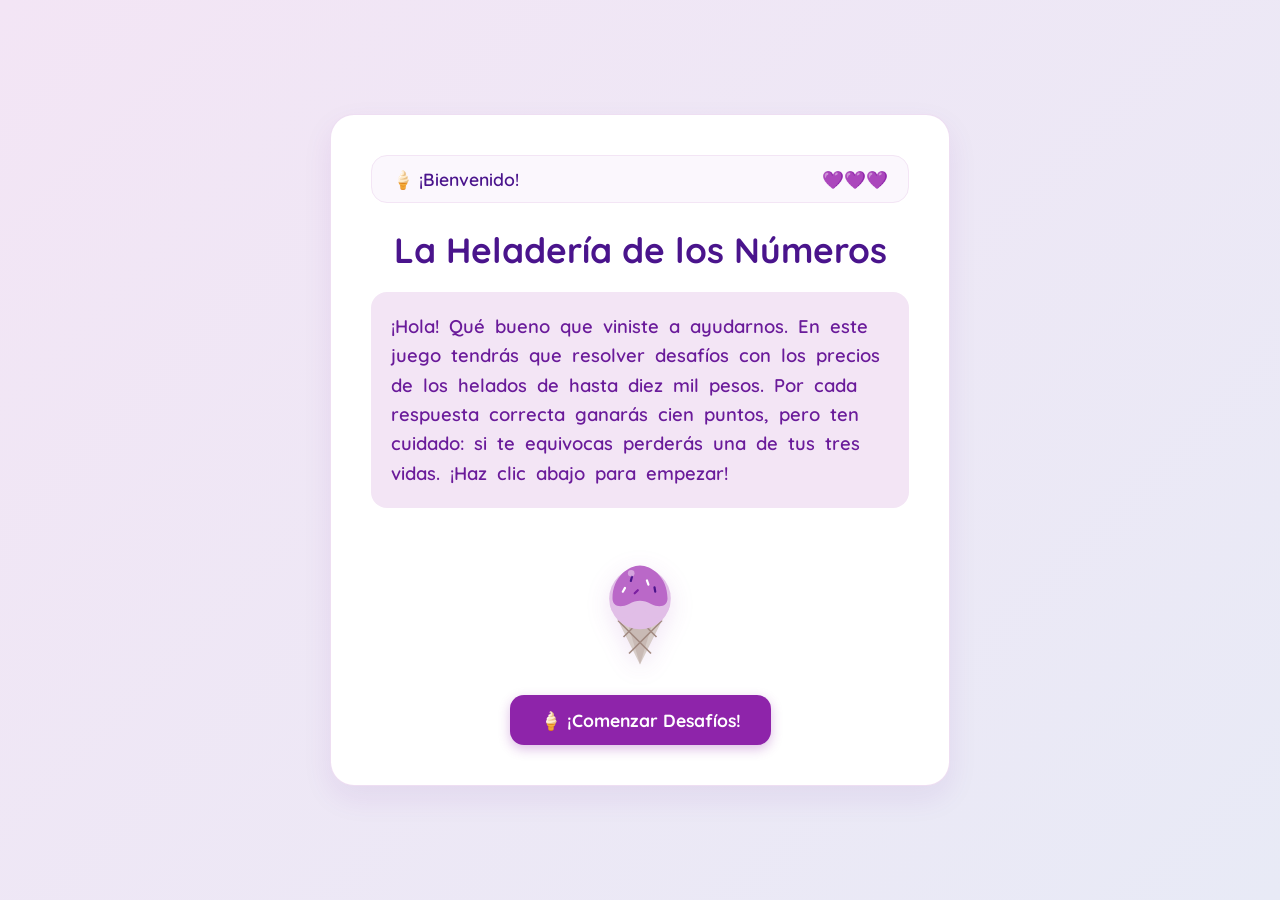
<file: basico4.html>
<!DOCTYPE html>
<html lang="es">
<head>
    <meta charset="UTF-8">
    <title>Heladería Matemática - Inicio</title>
    <link rel="stylesheet" href="css/estilo_basico4.css">
</head>
<body>
    <div class="tarjeta-juego">
        <div class="barra-estado">
            <span>🍦 ¡Bienvenido!</span>
            <span id="vidas-box">💜💜💜</span>
        </div>

        <h1>La Heladería de los Números</h1>
        
        <div class="caja-instruccion" id="texto-instruccion" data-texto="¡Hola! Qué bueno que viniste a ayudarnos. En este juego tendrás que resolver desafíos con los precios de los helados de hasta diez mil pesos. Por cada respuesta correcta ganarás cien puntos, pero ten cuidado: si te equivocas perderás una de tus tres vidas. ¡Haz clic abajo para empezar!">
            Cargando explicaciones...
        </div>

        <div class="contenedor-imagen">
            <svg class="ilustracion" viewBox="0 0 100 120" xmlns="http://www.w3.org/2000/svg">
                <polygon points="50,115 25,65 75,65" fill="#d7ccc8" />
                <polygon points="50,115 35,65 65,65" fill="#bcaaa4" opacity="0.5" />
                <line x1="30" y1="75" x2="60" y2="105" stroke="#a1887f" stroke-width="1.5" />
                <line x1="40" y1="65" x2="65" y2="90" stroke="#a1887f" stroke-width="1.5" />
                <line x1="70" y1="75" x2="40" y2="105" stroke="#a1887f" stroke-width="1.5" />
                <line x1="60" y1="65" x2="35" y2="90" stroke="#a1887f" stroke-width="1.5" />
                
                <circle cx="50" cy="55" r="28" fill="#e1bee7" />
                <circle cx="35" cy="60" r="12" fill="#e1bee7" />
                <circle cx="65" cy="60" r="12" fill="#e1bee7" />
                
                <path d="M25,55 C25,35 40,25 50,25 C60,25 75,35 75,55 C75,62 68,64 60,60 C53,56 47,56 40,60 C32,64 25,62 25,55 Z" fill="#ba68c8" />
                
                <rect x="42" y="34" width="2" height="6" rx="1" transform="rotate(15 42 34)" fill="#4a148c" />
                <rect x="55" y="38" width="2" height="6" rx="1" transform="rotate(-20 55 38)" fill="#ffffff" />
                <rect x="48" y="46" width="2" height="6" rx="1" transform="rotate(45 48 46)" fill="#7b1fa2" />
                <rect x="62" y="44" width="2" height="6" rx="1" transform="rotate(-10 62 44)" fill="#4a148c" />
                <rect x="36" y="44" width="2" height="6" rx="1" transform="rotate(30 36 44)" fill="#ffffff" />
                
                <circle cx="42" cy="32" r="3" fill="#ffffff" opacity="0.4" />
            </svg>
        </div>

        <button class="btn-accion btn-principal" onclick="irAlPrimerJuego()">🍦 ¡Comenzar Desafíos!</button>
    </div>

    <script src="js/script_basico4.js"></script>
    <script>
        window.onload = function() {
            localStorage.setItem("puntaje_heladeria", "0");
            localStorage.setItem("vidas_heladeria", "3");
            ejecutarLecturaVoz();
        };
        function irAlPrimerJuego() {
            if ('speechSynthesis' in window) window.speechSynthesis.cancel();
            window.location.href = "juego6.html";
        }
    </script>
</body>
</html>
</file>
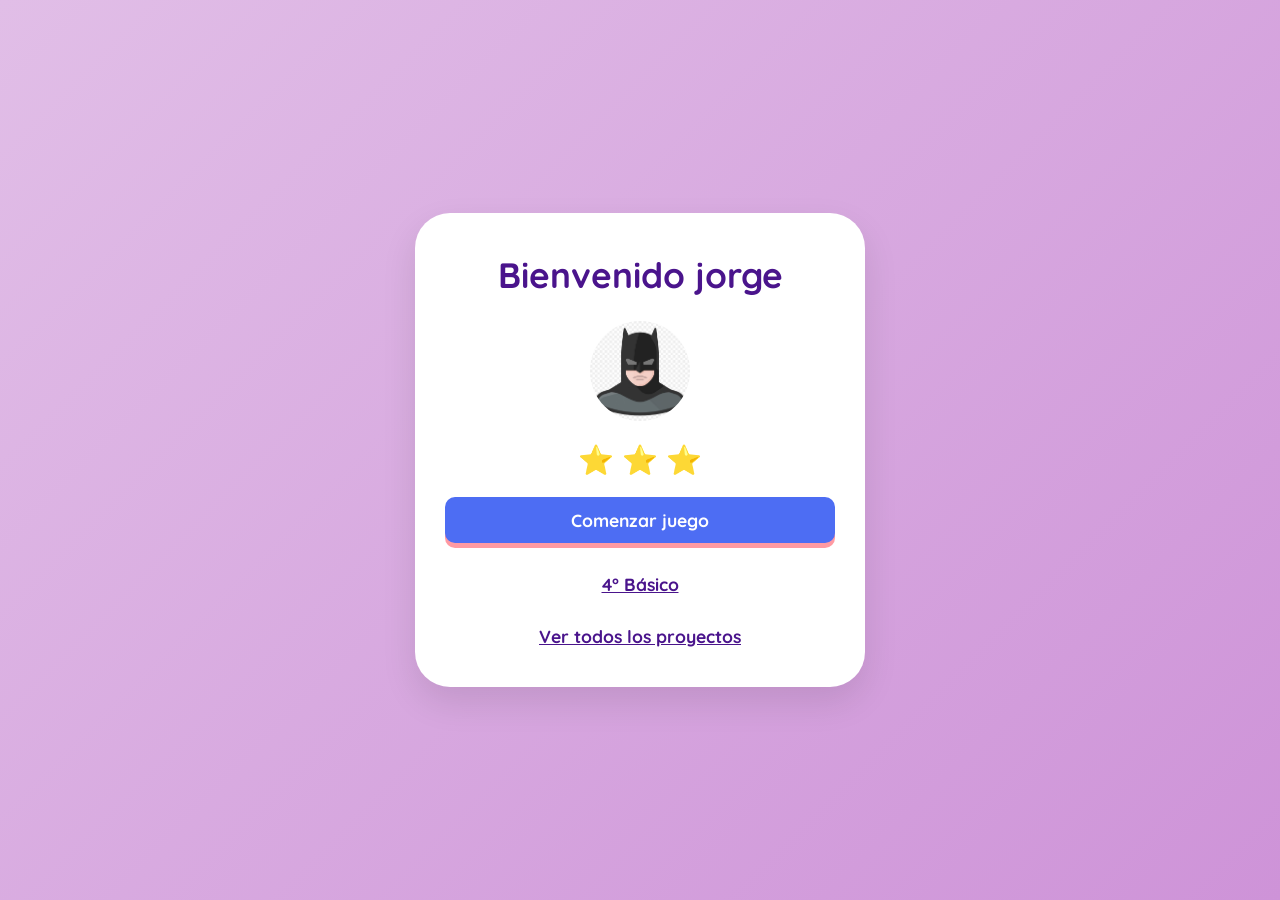
<file: bienvenida.html>
<!DOCTYPE html>
<html lang="es">
<head>
    <meta charset="UTF-8">
    <meta name="viewport" content="width=device-width, initial-scale=1.0">
    <title>Bienvenida - Educa JR</title>
    <link rel="stylesheet" href="css/estilo_bienvenida.css">
    <style>
        .enlace-cuarto {
            display: block;
            margin-top: 15px;
            color: #4a148c;
            font-weight: bold;
            text-decoration: underline;
            font-size: 1.1rem;
            font-family: 'Quicksand', sans-serif;
        }
        .enlace-cuarto:hover {
            color: #7b1fa2;
        }
    </style>
</head>
<body>

    <div class="contenedor-bienvenida">
        <h1 id="saludo-usuario">Bienvenido</h1>
        
        <div class="avatar-perfil-zona">
            <img id="avatar-pantalla" src="" alt="Tu Avatar" style="width: 100px; height: 100px; border-radius: 50%; object-fit: cover;">
        </div>

        <div style="font-size: 1.8rem; margin: 10px 0; color: #f1c40f;">⭐ ⭐ ⭐</div>

        <div class="contenedor-botones-inicio" style="margin-top: 20px;">
            <button class="btn-juego-original" onclick="window.location.href='basico4.html'" style="background: #4d6df3; color: white; border: none; padding: 12px 30px; font-size: 1.1rem; border-radius: 10px; cursor: pointer; font-weight: bold; font-family: 'Quicksand', sans-serif;">
                Comenzar juego
            </button>
            
            <a href="basico4.html" class="enlace-cuarto">4° Básico</a>
            <a href="todos.html" class="enlace-cuarto">Ver todos los proyectos</a>
        </div>
    </div>

    <script>
        window.onload = function() {
            const nombreGuardado = localStorage.getItem("usuario") || "jorge";
            let fotoGuardada = localStorage.getItem("foto") || "avatar1.jpg";

            document.getElementById("saludo-usuario").innerText = `Bienvenido ${nombreGuardado}`;

            if (!fotoGuardada.startsWith("img/")) {
                fotoGuardada = "img/" + fotoGuardada;
            }
            document.getElementById("avatar-pantalla").src = fotoGuardada;
        };
    </script>
</body>
</html>
</file>
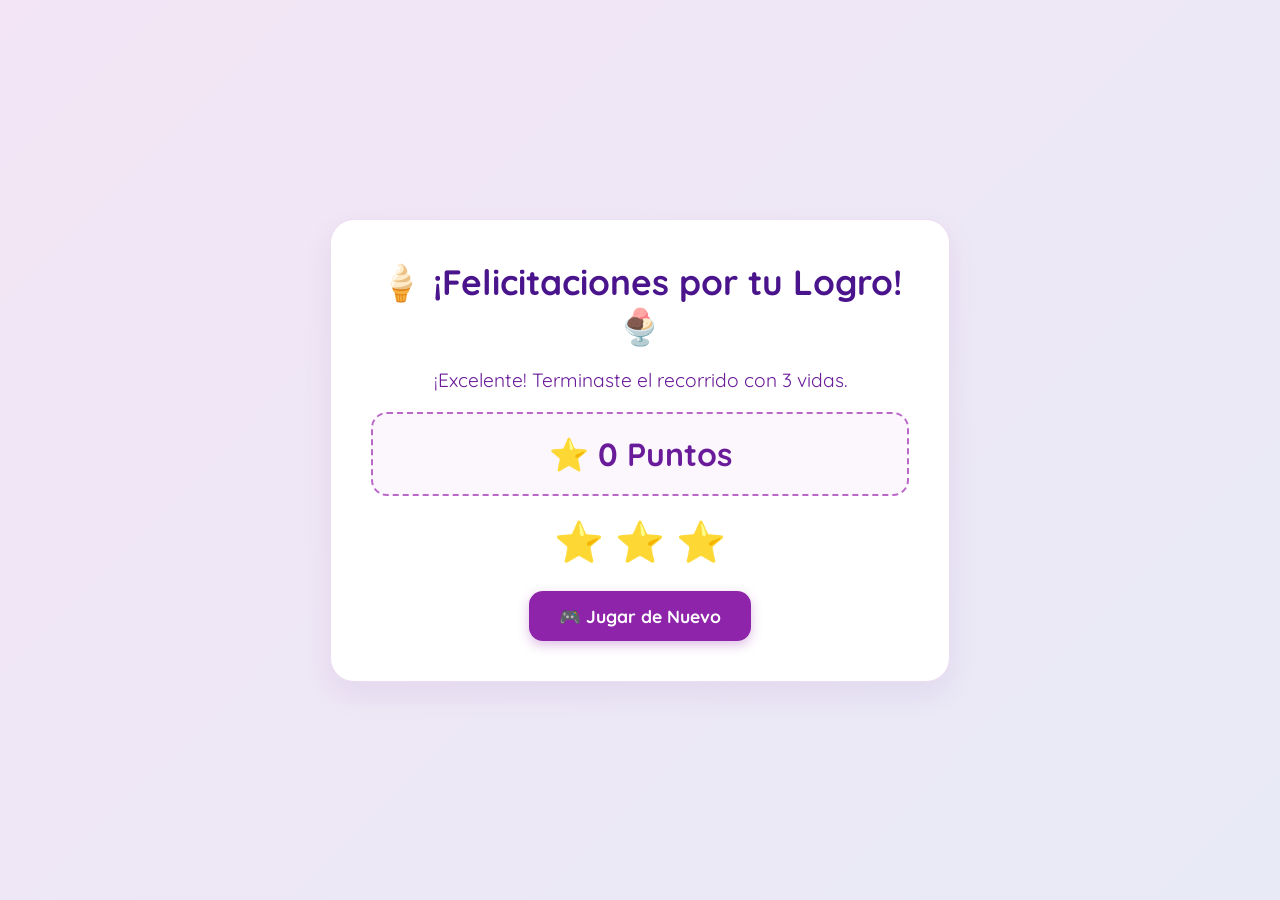
<file: felicitaciones2.html>
<!DOCTYPE html>
<html lang="es">
<head>
    <meta charset="UTF-8">
    <title>¡Resultados de la Heladería!</title>
    <link rel="stylesheet" href="css/estilo_basico4.css">
</head>
<body>
    <div class="tarjeta-juego">
        <h1 id="titulo-final">🍦 ¡Fin de la Aventura! 🍨</h1>
        <p style="font-size: 1.2rem; color: #6a1b9a;" id="subtitulo-vidas">Calculando tus resultados...</p>
        
        <div class="marcador-puntos" id="caja-puntos" style="background: #fbf7fd; border: 2px dashed #ba68c8; border-radius: 16px; padding: 20px; font-size: 2rem; font-weight: 700; color: #6a1b9a; margin: 20px 0;">0 Puntos</div>
        
        <div class="estrellas" id="contenedor-estrellas" style="font-size: 2.5rem; margin-bottom: 25px;">
            <span class="estrella-animada est1">⭐</span>
            <span class="estrella-animada est2">⭐</span>
            <span class="estrella-animada est3">⭐</span>
        </div>

        <button class="btn-accion btn-principal" onclick="reiniciarTodo()">🎮 Jugar de Nuevo</button>
    </div>

    <script>
        window.onload = function() {
            const puntaje = parseInt(localStorage.getItem("puntaje_heladeria")) || 0;
            const vidasRestantes = parseInt(localStorage.getItem("vidas_heladeria"));
            
            document.getElementById("caja-puntos").innerText = `⭐ ${puntaje} Puntos`;
            
            const tituloHtml = document.getElementById("titulo-final");
            const subVidas = document.getElementById("subtitulo-vidas");
            const contenedorEstrellas = document.getElementById("contenedor-estrellas");

            let textoFinalVoz = "";

            if (vidasRestantes <= 0) {
                tituloHtml.innerText = "💔 ¡Inténtalo otra vez!";
                subVidas.innerText = "Te has quedado sin vidas en esta ronda.";
                contenedorEstrellas.innerHTML = "❌💜❌";
                
                // Mensaje exacto de retroalimentación solicitado
                textoFinalVoz = `Te has quedado sin vidas, pero no te preocupes, presionando el botón puedes volver a intentarlo. Obtuviste un puntaje de ${puntaje} puntos.`;
            } else {
                tituloHtml.innerText = "🍦 ¡Felicitaciones por tu Logro! 🍨";
                subVidas.innerText = `¡Excelente! Terminaste el recorrido con ${vidasRestantes} vidas.`;
                
                textoFinalVoz = `¡Terminaste el juego! Lograste acumular ${puntaje} puntos y te quedaron ${vidasRestantes} vidas. ¡Buen trabajo!`;
            }

            if ('speechSynthesis' in window) {
                window.speechSynthesis.cancel();
                const u = new SpeechSynthesisUtterance(textoFinalVoz);
                u.lang = 'es-CL';
                window.speechSynthesis.speak(u);
            }
        };

        function reiniciarTodo() {
            localStorage.setItem("vidas_heladeria", "3");
            localStorage.setItem("puntaje_heladeria", "0");
            // Redirige al inicio de la bienvenida para restablecer el ciclo
            window.location.href = "bienvenida.html"; 
        }
    </script>
</body>
</html>
</file>
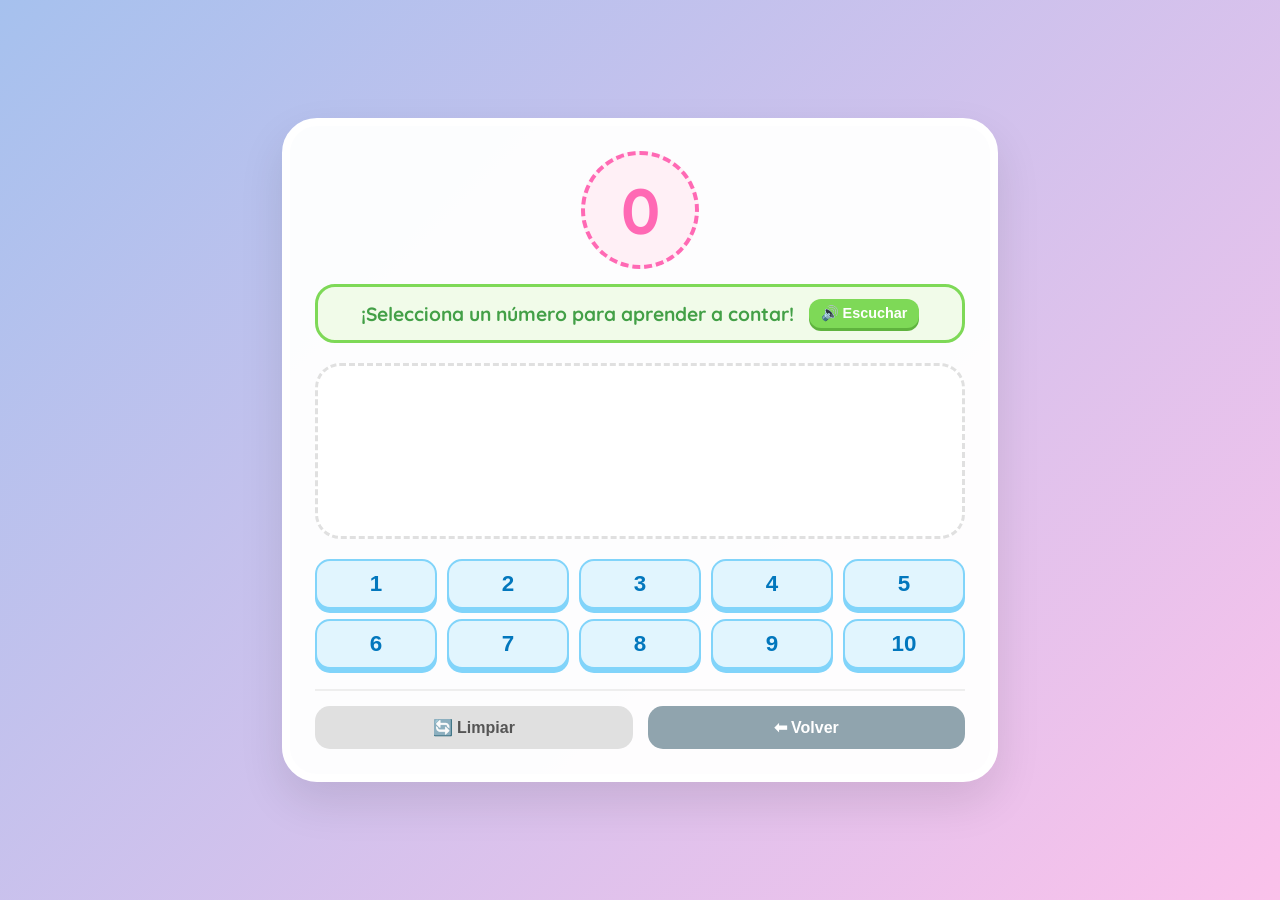
<file: juego.html>
<!DOCTYPE html>
<html lang="es">
<head>
    <meta charset="UTF-8">
    <meta name="viewport" content="width=device-width, initial-scale=1.0">
    <title>Aprende a Contar - Enseñar</title>
    <link rel="stylesheet" href="css/estilo_enseñar.css">
</head>
<body>

    <div class="contenedor-enseñar">
        
        <div class="burbuja-numero">
            <span id="numero-pantalla">0</span>
        </div>

        <div class="burbuja-texto">
            <span id="texto-instruccion">¡Selecciona un número para aprender a contar!</span>
            <button type="button" class="btn-escuchar" id="btn-reproducir-voz">🔊 Escuchar</button>
        </div>

        <div class="zona-helados-pantalla" id="contenedor-helados-visibles">
            </div>

        <div class="panel-numeros">
            <button class="btn-num" onclick="presionarNumeroDirecto(1, this)">1</button>
            <button class="btn-num" onclick="presionarNumeroDirecto(2, this)">2</button>
            <button class="btn-num" onclick="presionarNumeroDirecto(3, this)">3</button>
            <button class="btn-num" onclick="presionarNumeroDirecto(4, this)">4</button>
            <button class="btn-num" onclick="presionarNumeroDirecto(5, this)">5</button>
            <button class="btn-num" onclick="presionarNumeroDirecto(6, this)">6</button>
            <button class="btn-num" onclick="presionarNumeroDirecto(7, this)">7</button>
            <button class="btn-num" onclick="presionarNumeroDirecto(8, this)">8</button>
            <button class="btn-num" onclick="presionarNumeroDirecto(9, this)">9</button>
            <button class="btn-num" onclick="presionarNumeroDirecto(10, this)">10</button>
        </div>

        <div class="controles-inferiores">
            <button class="btn-accion" onclick="reiniciarContador()">🔄 Limpiar</button>
            <button id="btn-ir-al-juego" class="btn-accion btn-juego" style="display: none;" onclick="window.location.href='juego1.html'">🍦 ¡Ir a la Heladería!</button>
            <button class="btn-accion btn-volver" onclick="window.history.back()">⬅ Volver</button>
        </div>

    </div>

    <script src="js/script_enseñar.js"></script>
</body>
</html>
</file>
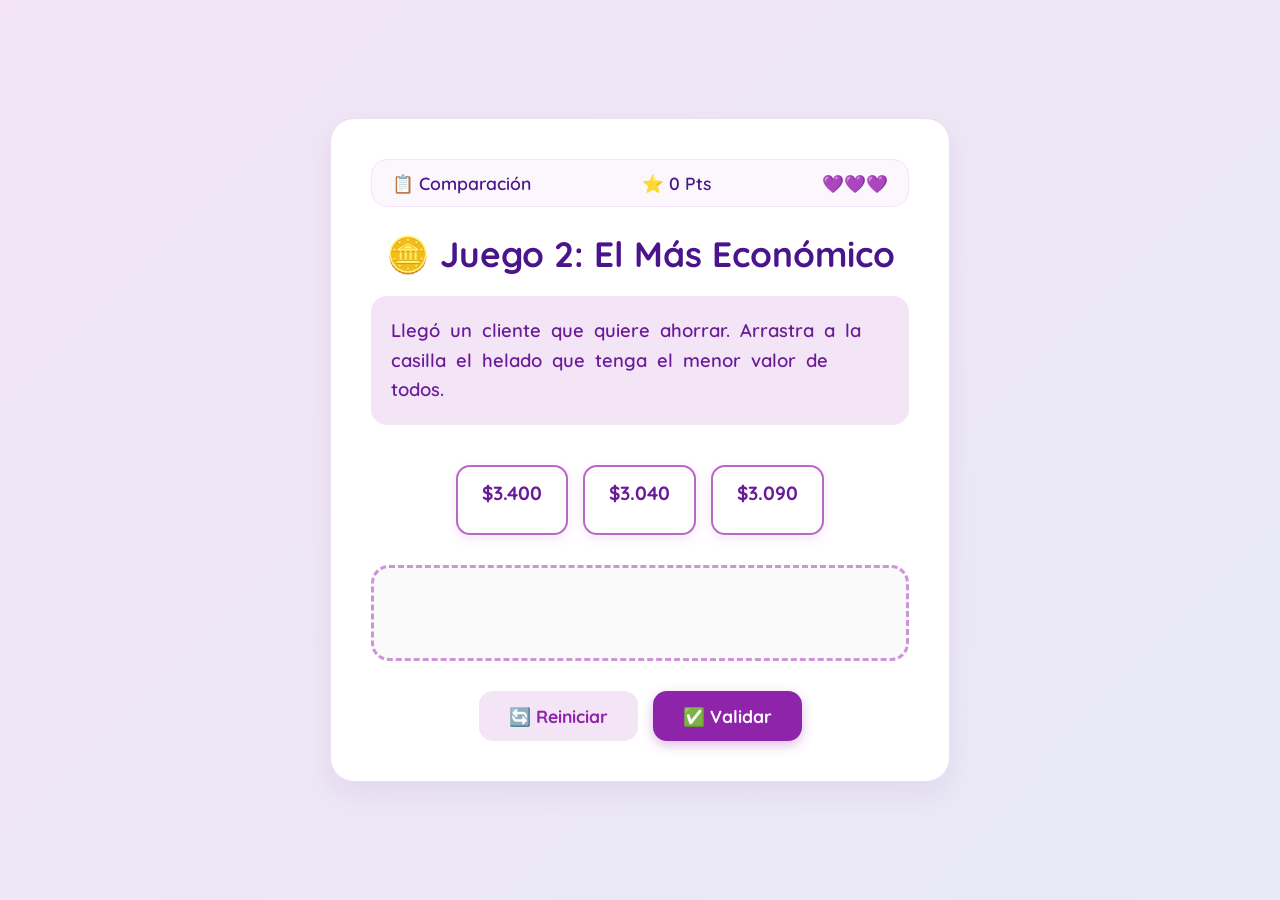
<file: juego2.html>
<!DOCTYPE html>
<html lang="es">
<head>
    <meta charset="UTF-8">
    <title>Juego 2 - El Más Económico</title>
    <link rel="stylesheet" href="css/estilo_basico4.css">
</head>
<body>
    <div class="tarjeta-juego">
        <div class="barra-estado">
            <div>📋 Comparación</div>
            <div id="puntos-box"></div>
            <div id="vidas-box"></div>
        </div>

        <h1>🪙 Juego 2: El Más Económico</h1>
        
        <div class="caja-instruccion" id="texto-instruccion" data-texto="Llegó un cliente que quiere ahorrar. Arrastra a la casilla el helado que tenga el menor valor de todos.">
            Cargando...
        </div>

        <div class="zona-flex-juego">
            <div class="bloque-opciones">
                <div class="tarjeta-helado" id="h2_3400" draggable="true">$3.400</div>
                <div class="tarjeta-helado" id="h2_3040" draggable="true">$3.040</div>
                <div class="tarjeta-helado" id="h2_3090" draggable="true">$3.090</div>
            </div>
            <div class="bloque-destino" id="caja-destino"></div>
        </div>

        <div class="btn-contenedor">
            <button class="btn-accion btn-reiniciar" onclick="recargarNivel()">🔄 Reiniciar</button>
            <button class="btn-accion btn-principal" onclick="validarRespuesta()">✅ Validar</button>
        </div>
    </div>

    <script src="js/script_basico4.js"></script>
    <script>
        window.onload = inicializarEstadoJuego;
        function validarRespuesta() {
            const destino = document.getElementById("caja-destino");
            const esCorrecto = destino.querySelector("#h2_3040") !== null;
            procesarResultado(esCorrecto, "juego3.html"); 
        }
    </script>
</body>
</html>
</file>
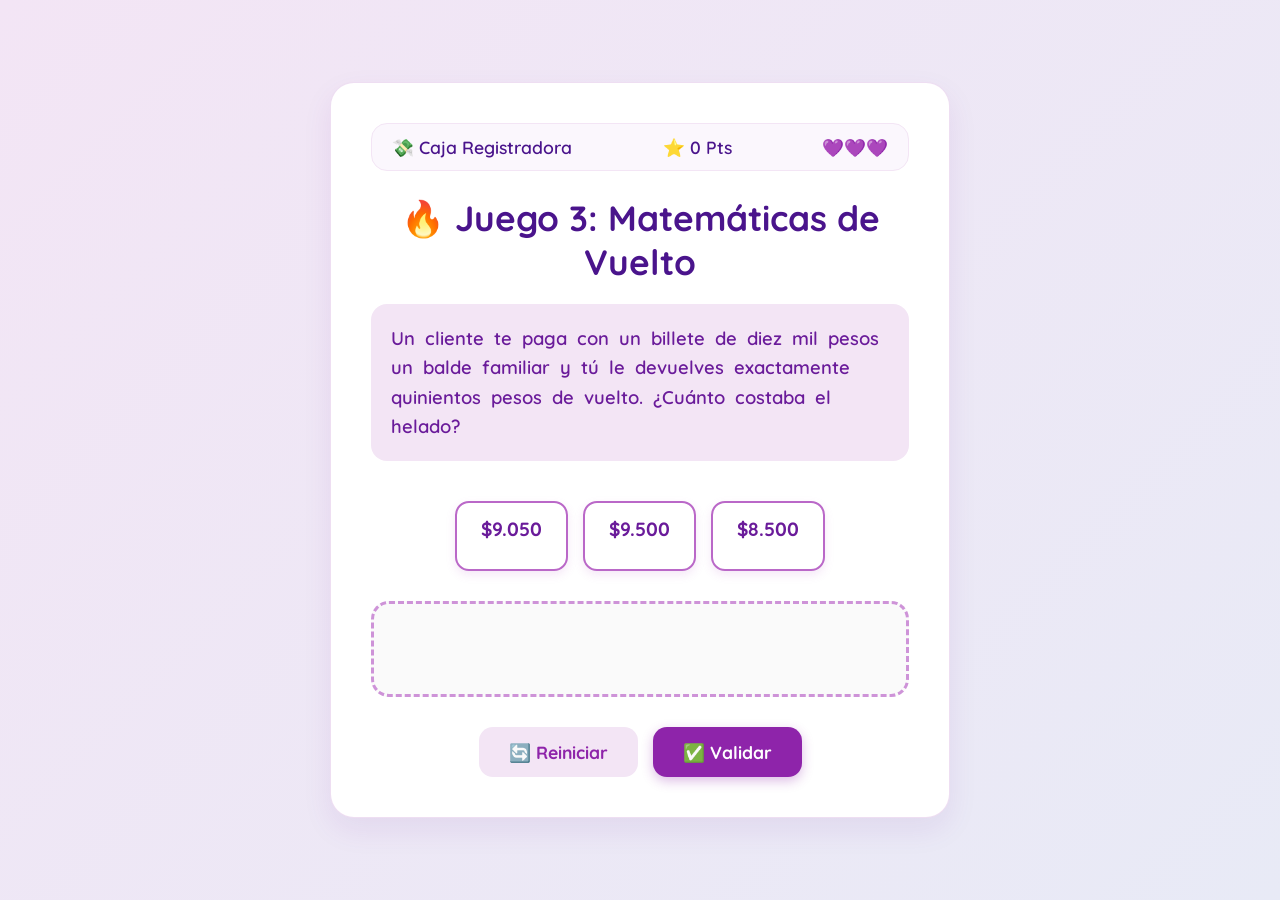
<file: juego3.html>
<!DOCTYPE html>
<html lang="es">
<head>
    <meta charset="UTF-8">
    <title>Juego 3 - Vueltos</title>
    <link rel="stylesheet" href="css/estilo_basico4.css">
</head>
<body>
    <div class="tarjeta-juego">
        <div class="barra-estado">
            <div>💸 Caja Registradora</div>
            <div id="puntos-box"></div>
            <div id="vidas-box"></div>
        </div>

        <h1>🔥 Juego 3: Matemáticas de Vuelto</h1>
        
        <div class="caja-instruccion" id="texto-instruccion" data-texto="Un cliente te paga con un billete de diez mil pesos un balde familiar y tú le devuelves exactamente quinientos pesos de vuelto. ¿Cuánto costaba el helado?">
            Cargando...
        </div>

        <div class="zona-flex-juego">
            <div class="bloque-opciones">
                <div class="tarjeta-helado" id="h3_9050" draggable="true">$9.050</div>
                <div class="tarjeta-helado" id="h3_9500" draggable="true">$9.500</div>
                <div class="tarjeta-helado" id="h3_8500" draggable="true">$8.500</div>
            </div>
            <div class="bloque-destino" id="caja-destino"></div>
        </div>

        <div class="btn-contenedor">
            <button class="btn-accion btn-reiniciar" onclick="recargarNivel()">🔄 Reiniciar</button>
            <button class="btn-accion btn-principal" onclick="validarRespuesta()">✅ Validar</button>
        </div>
    </div>

    <script src="js/script_basico4.js"></script>
    <script>
        window.onload = inicializarEstadoJuego;
        function validarRespuesta() {
            const destino = document.getElementById("caja-destino");
            const esCorrecto = destino.querySelector("#h3_9500") !== null;
            procesarResultado(esCorrecto, "juego4.html");
        }
    </script>
</body>
</html>
</file>
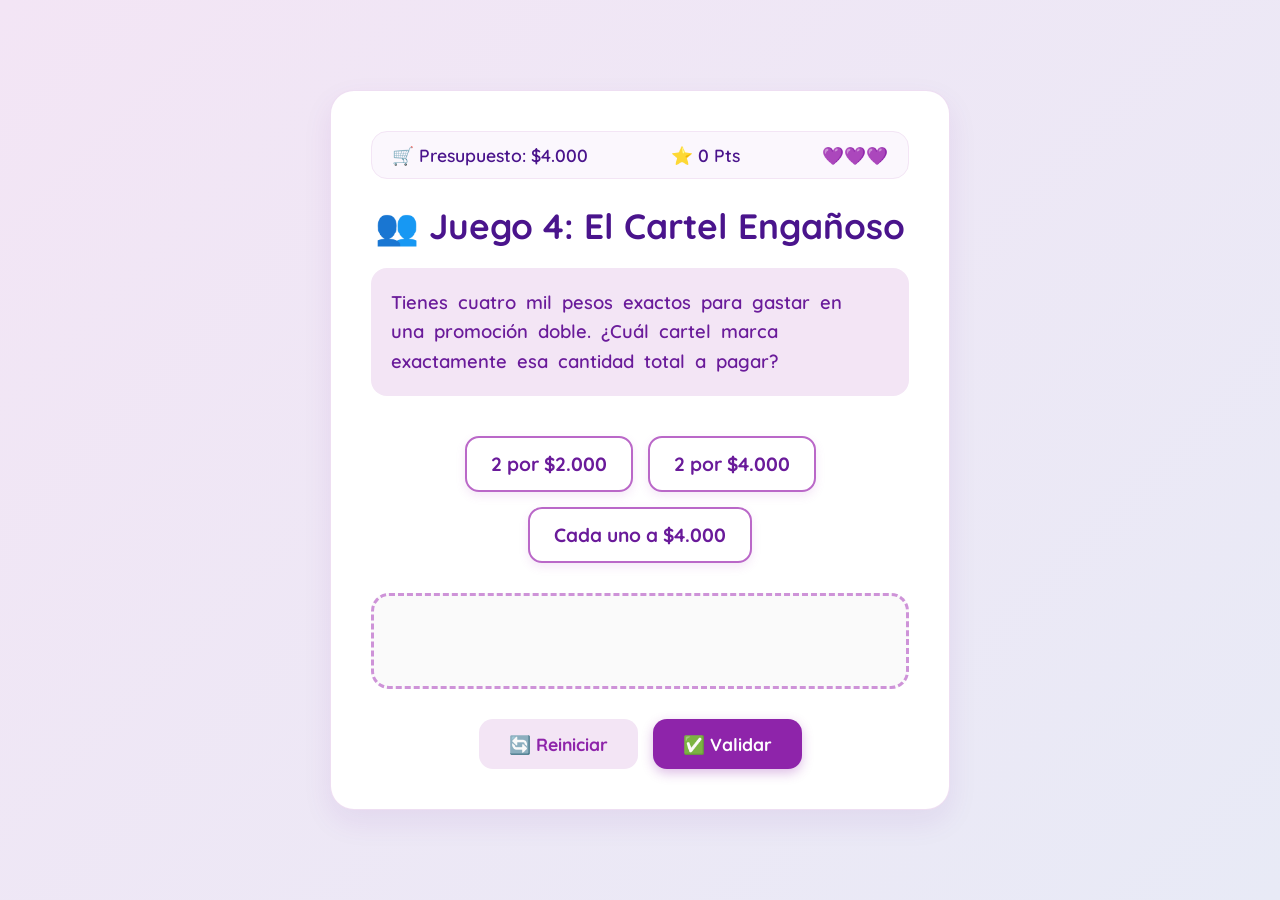
<file: juego4.html>
<!DOCTYPE html>
<html lang="es">
<head>
    <meta charset="UTF-8">
    <title>Juego 4 - Promociones</title>
    <link rel="stylesheet" href="css/estilo_basico4.css">
</head>
<body>
    <div class="tarjeta-juego">
        <div class="barra-estado">
            <div>🛒 Presupuesto: $4.000</div>
            <div id="puntos-box"></div>
            <div id="vidas-box"></div>
        </div>

        <h1>👥 Juego 4: El Cartel Engañoso</h1>
        
        <div class="caja-instruccion" id="texto-instruccion" data-texto="Tienes cuatro mil pesos exactos para gastar en una promoción doble. ¿Cuál cartel marca exactamente esa cantidad total a pagar?">
            Cargando...
        </div>

        <div class="zona-flex-juego">
            <div class="bloque-opciones">
                <div class="tarjeta-helado" id="h4_incorrecto" draggable="true">2 por $2.000</div>
                <div class="tarjeta-helado" id="h4_correcto" draggable="true">2 por $4.000</div>
                <div class="tarjeta-helado" id="h4_pasado" draggable="true">Cada uno a $4.000</div>
            </div>
            <div class="bloque-destino" id="caja-destino"></div>
        </div>

        <div class="btn-contenedor">
            <button class="btn-accion btn-reiniciar" onclick="recargarNivel()">🔄 Reiniciar</button>
            <button class="btn-accion btn-principal" onclick="validarRespuesta()">✅ Validar</button>
        </div>
    </div>

    <script src="js/script_basico4.js"></script>
    <script>
        window.onload = inicializarEstadoJuego;
        function validarRespuesta() {
            const destino = document.getElementById("caja-destino");
            const esCorrecto = destino.querySelector("#h4_correcto") !== null;
            procesarResultado(esCorrecto, "juego5.html");
        }
    </script>
</body>
</html>
</file>
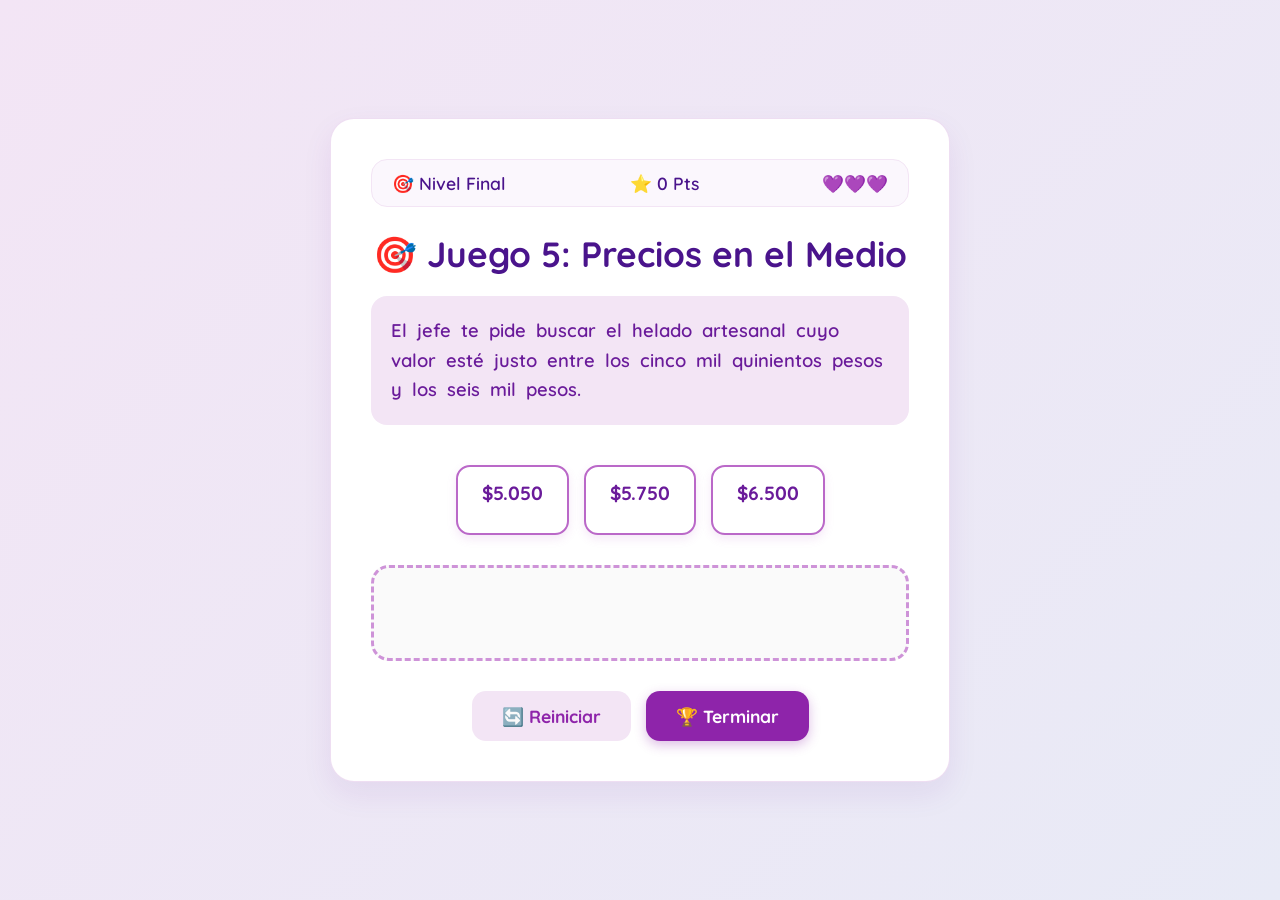
<file: juego5.html>
<!DOCTYPE html>
<html lang="es">
<head>
    <meta charset="UTF-8">
    <title>Juego 5 - Límites</title>
    <link rel="stylesheet" href="css/estilo_basico4.css">
</head>
<body>
    <div class="tarjeta-juego">
        <div class="barra-estado">
            <div>🎯 Nivel Final</div>
            <div id="puntos-box"></div>
            <div id="vidas-box"></div>
        </div>

        <h1>🎯 Juego 5: Precios en el Medio</h1>
        
        <div class="caja-instruccion" id="texto-instruccion" data-texto="El jefe te pide buscar el helado artesanal cuyo valor esté justo entre los cinco mil quinientos pesos y los seis mil pesos.">
            Cargando...
        </div>

        <div class="zona-flex-juego">
            <div class="bloque-opciones">
                <div class="tarjeta-helado" id="h5_5050" draggable="true">$5.050</div>
                <div class="tarjeta-helado" id="h5_5750" draggable="true">$5.750</div>
                <div class="tarjeta-helado" id="h5_6500" draggable="true">$6.500</div>
            </div>
            <div class="bloque-destino" id="caja-destino"></div>
        </div>

        <div class="btn-contenedor">
            <button class="btn-accion btn-reiniciar" onclick="recargarNivel()">🔄 Reiniciar</button>
            <button class="btn-accion btn-principal" onclick="validarRespuesta()">🏆 Terminar</button>
        </div>
    </div>

    <script src="js/script_basico4.js"></script>
    <script>
        window.onload = inicializarEstadoJuego;
        function validarRespuesta() {
            const destino = document.getElementById("caja-destino");
            const esCorrecto = destino.querySelector("#h5_5750") !== null;
            
            if (esCorrecto) {
                let puntos = parseInt(localStorage.getItem("puntaje_heladeria")) || 0;
                puntos += 100;
                localStorage.setItem("puntaje_heladeria", puntos);
                hablarYPasarNivel("¡Excelente! Completaste el último desafío con éxito.", "felicitaciones2.html", false);
            } else {
                let vidas = parseInt(localStorage.getItem("vidas_heladeria")) || 0;
                vidas--;
                localStorage.setItem("vidas_heladeria", ...[vidas]);
                
                if (vidas <= 0) {
                    hablarYPasarNivel("¡Oh, no! Te has quedado sin vidas. Vamos a ver tu puntuación final.", "felicitaciones2.html", false);
                } else {
                    hablarYPasarNivel("¡Oh, te equivocaste! Perderás una vida, pero lo volverás a intentar.", "juego5.html", true);
                }
            }
        }
    </script>
</body>
</html>
</file>
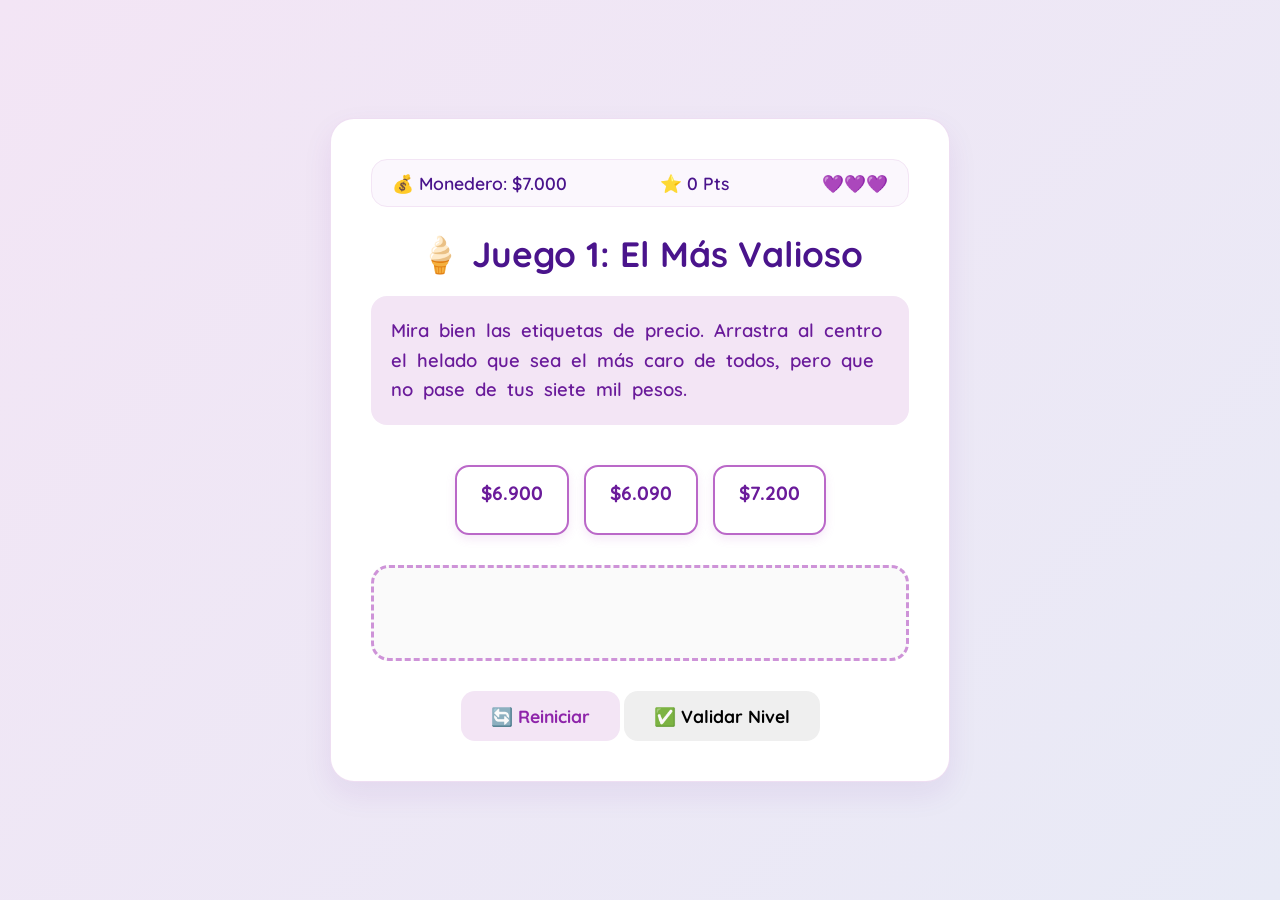
<file: juego6.html>
<!DOCTYPE html>
<html lang="es">
<head>
    <meta charset="UTF-8">
    <title>4° Básico - Juego 1</title>
    <link rel="stylesheet" href="css/estilo_basico4.css">
</head>
<body>
    <div class="tarjeta-juego">
        <div class="barra-estado">
            <div>💰 Monedero: $7.000</div>
            <div id="puntos-box">⭐ Puntos: 0</div>
            <div class="vidas-contenedor" id="vidas-box"></div>
        </div>

        <h1 class="titulo-juego">🍦 Juego 1: El Más Valioso</h1>
        
        <div class="caja-instruccion" id="texto-instruccion" data-texto="Mira bien las etiquetas de precio. Arrastra al centro el helado que sea el más caro de todos, pero que no pase de tus siete mil pesos.">
            Cargando juego...
        </div>

        <div class="zona-flex-juego">
            <div class="bloque-opciones">
                <div class="tarjeta-helado" id="h1_6900" draggable="true">$6.900</div>
                <div class="tarjeta-helado" id="h1_6090" draggable="true">$6.090</div>
                <div class="tarjeta-helado" id="h1_7200" draggable="true">$7.200</div>
            </div>
            <div class="bloque-destino" id="caja-destino"></div>
        </div>

        <div>
            <button class="btn-accion btn-reiniciar" onclick="recargarNivel()">🔄 Reiniciar</button>
            <button class="btn-accion btn-validar" onclick="validarRespuesta()">✅ Validar Nivel</button>
        </div>
    </div>

    <script src="js/script_basico4.js"></script>            
    <script>
        window.onload = inicializarEstadoJuego;

        function validarRespuesta() {
            const destino = document.getElementById("caja-destino");
            const esCorrecto = destino.querySelector("#h1_6900") !== null;
            procesarResultado(esCorrecto, "juego2.html"); // Pasa al juego 2
        }
    </script>
</body>
</html>
</file>
<file: css/estilo_basico4.css>
@import url('https://fonts.googleapis.com/css2?family=Quicksand:wght@400;600;700&display=swap');

body {
    font-family: 'Quicksand', sans-serif;
    background: linear-gradient(135deg, #f3e5f5 0%, #e8eaf6 100%);
    display: flex;
    justify-content: center;
    align-items: center;
    min-height: 100vh;
    margin: 0;
    color: #4a148c;
}

.tarjeta-juego {
    background: #ffffff;
    padding: 40px;
    border-radius: 24px;
    box-shadow: 0 12px 30px rgba(106, 27, 154, 0.08);
    width: 100%;
    max-width: 620px;
    text-align: center;
    border: 1px solid rgba(142, 36, 170, 0.15);
    box-sizing: border-box;
    position: relative;
}

h1 {
    color: #4a148c;
    font-size: 2.2rem;
    font-weight: 700;
    margin-top: 0;
    margin-bottom: 20px;
}

/* Punto 28: Barra de estado ordenada con puntaje a la derecha */
.barra-estado {
    display: flex;
    justify-content: space-between;
    align-items: center;
    background: #fbf7fd;
    padding: 12px 20px;
    border-radius: 16px;
    font-weight: 600;
    font-size: 1.1rem;
    margin-bottom: 25px;
    border: 1px solid #f3e5f5;
}

.caja-puntos-derecha {
    order: 2; /* Fuerza al puntaje y su estrella a ir a la derecha */
    font-weight: 700;
    color: #8e24aa;
}

.caja-instruccion {
    background: #f3e5f5;
    color: #6a1b9a;
    padding: 20px;
    border-radius: 16px;
    font-size: 1.15rem;
    line-height: 1.6;
    margin-bottom: 30px;
    font-weight: 600;
    text-align: left;
}

.palabra-karaoke {
    display: inline-block;
    margin-right: 5px;
    transition: all 0.2s ease;
}

.palabra-karaoke.activa {
    color: #e040fb;
    transform: scale(1.1);
    font-weight: 700;
}

.zona-flex-juego {
    display: flex;
    flex-direction: column;
    gap: 20px;
    margin-bottom: 30px;
}

.bloque-opciones {
    display: flex;
    justify-content: center;
    gap: 15px;
    flex-wrap: wrap;
    min-height: 70px;
    padding: 10px;
}

.tarjeta-helado {
    background: #ffffff;
    color: #6a1b9a;
    border: 2px solid #ba68c8;
    padding: 14px 24px;
    border-radius: 14px;
    font-size: 1.2rem;
    font-weight: 700;
    cursor: grab;
    box-shadow: 0 4px 10px rgba(186, 104, 200, 0.15);
    transition: transform 0.2s, box-shadow 0.2s;
    user-select: none;
}

.tarjeta-helado:hover {
    transform: translateY(-3px);
    box-shadow: 0 6px 15px rgba(186, 104, 200, 0.25);
}

.bloque-destino {
    background: #fafafa;
    border: 3px dashed #ce93d8;
    border-radius: 18px;
    min-height: 90px;
    display: flex;
    justify-content: center;
    align-items: center;
}

.btn-contenedor {
    display: flex;
    justify-content: center;
    gap: 15px;
}

.btn-accion {
    font-family: 'Quicksand', sans-serif;
    padding: 14px 30px;
    font-size: 1.1rem;
    font-weight: 700;
    border-radius: 14px;
    cursor: pointer;
    transition: all 0.2s ease;
    border: none;
}

.btn-principal {
    background: #8e24aa;
    color: #ffffff;
    box-shadow: 0 4px 12px rgba(142, 36, 170, 0.3);
}

.btn-principal:hover {
    background: #7b1fa2;
    transform: translateY(-2px);
}

.btn-reiniciar {
    background: #f3e5f5;
    color: #8e24aa;
}

.contenedor-imagen {
    display: flex;
    justify-content: center;
    margin: 15px 0 25px 0;
}

.ilustracion {
    width: 110px;
    height: auto;
    filter: drop-shadow(0px 6px 12px rgba(142, 36, 170, 0.12));
}

/* Punto 22: Animación de las 3 estrellas finales */
@keyframes pulsoEstrella {
    0% { transform: scale(1); }
    50% { transform: scale(1.25); }
    100% { transform: scale(1); }
}

.estrella-animada {
    display: inline-block;
    animation: pulsoEstrella 1.8s infinite ease-in-out;
}
.est1 { animation-delay: 0s; }
.est2 { animation-delay: 0.3s; }
.est3 { animation-delay: 0.6s; }

/* Contenedor para simular ráfagas de confeti con CSS */
.efecto-confeti-css {
    position: absolute;
    top: 20%;
    left: 50%;
    transform: translate(-50%, -50%);
    font-size: 2.5rem;
    pointer-events: none;
    opacity: 0;
    transition: opacity 0.3s;
}
.mostrar-confeti {
    opacity: 1;
}
</file>
<file: css/estilo_bienvenida.css>
@import url('https://fonts.googleapis.com/css2?family=Quicksand:wght=400;700&display=swap');

body {
    margin: 0;
    padding: 0;
    font-family: 'Quicksand', sans-serif;
    background: linear-gradient(135deg, #e1bee7 0%, #ce93d8 100%);
    display: flex;
    justify-content: center;
    align-items: center;
    min-height: 100vh;
}

.contenedor-bienvenida {
    background: #ffffff;
    padding: 40px 30px;
    border-radius: 35px;
    box-shadow: 0 15px 35px rgba(0,0,0,0.1);
    max-width: 450px;
    width: 90%;
    text-align: center;
    box-sizing: border-box;
}

h1 {
    color: #4a148c;
    margin-top: 0;
    font-size: 2.2rem;
    font-weight: 700;
}

.subtitulo {
    color: #7b1fa2;
    font-size: 1.1rem;
    margin-bottom: 20px;
}

.avatar-perfil-zona {
    margin-bottom: 20px;
    display: flex;
    justify-content: center;
}

.tarjeta-instrucciones {
    border: 2px dashed #ce93d8;
    background: #fdf7ff;
    padding: 12px 20px;
    border-radius: 20px;
    color: #4a148c;
    font-weight: bold;
    margin-bottom: 25px;
    font-size: 0.95rem;
}

.contenedor-botones-inicio {
    display: flex;
    flex-direction: column;
    align-items: center;
    gap: 15px;
    width: 100%;
}

.btn-juego-original {
    background: #ffb7b2;
    color: white;
    border: none;
    padding: 15px 25px;
    font-size: 1.1rem;
    border-radius: 18px;
    font-weight: bold;
    cursor: pointer;
    width: 100%;
    font-family: 'Quicksand', sans-serif;
    box-shadow: 0 5px 0 #ff9aa2;
    transition: transform 0.1s;
}

.btn-juego-original:active {
    transform: translateY(3px);
    box-shadow: 0 2px 0 #ff9aa2;
}

.btn-cuarto-basico {
    background: #7ED957;
    color: white;
    border: none;
    padding: 15px 25px;
    font-size: 1.1rem;
    border-radius: 18px;
    font-weight: bold;
    cursor: pointer;
    width: 100%;
    font-family: 'Quicksand', sans-serif;
    box-shadow: 0 5px 0 #5fb33e;
    transition: transform 0.1s;
}

.btn-cuarto-basico:active {
    transform: translateY(3px);
    box-shadow: 0 2px 0 #5fb33e;
}
</file>
<file: css/estilo_enseñar.css>
@import url('https://fonts.googleapis.com/css2?family=Quicksand:wght=400;700&display=swap');

body {
    margin: 0;
    padding: 0;
    font-family: 'Quicksand', sans-serif;
    background: linear-gradient(135deg, #a6c1ee 0%, #fbc2eb 100%);
    display: flex;
    justify-content: center;
    align-items: center;
    min-height: 100vh;
}

.contenedor-enseñar {
    background: rgba(255, 255, 255, 0.96);
    padding: 25px;
    border-radius: 35px;
    width: 95%;
    max-width: 650px;
    box-shadow: 0 20px 45px rgba(0,0,0,0.1);
    border: 8px solid #ffffff;
    text-align: center;
}

.burbuja-numero {
    background: #fff0f6;
    border: 4px dashed #ff69b4;
    width: 110px;
    height: 110px;
    border-radius: 50%;
    display: flex;
    justify-content: center;
    align-items: center;
    margin: 0 auto 15px auto;
}

#numero-pantalla {
    font-size: 4rem;
    font-weight: 700;
    color: #ff69b4;
}

.burbuja-texto {
    background: #f1fbe9;
    border: 3px solid #7ED957;
    padding: 12px;
    border-radius: 20px;
    font-size: 1.2rem;
    font-weight: 700;
    color: #43a047;
    margin-bottom: 20px;
    display: flex;
    align-items: center;
    justify-content: center;
    gap: 15px;
}

.btn-escuchar {
    background: #7ED957;
    color: white;
    border: none;
    padding: 6px 12px;
    font-size: 0.9rem;
    border-radius: 12px;
    cursor: pointer;
    font-weight: bold;
    box-shadow: 0 3px 0 #5fb33e;
}

.zona-helados-pantalla {
    background: #ffffff;
    border: 3px dashed #e0e0e0;
    border-radius: 25px;
    min-height: 140px;
    padding: 15px;
    margin-bottom: 20px;
    display: flex;
    flex-wrap: wrap;
    justify-content: center;
    align-items: center;
    gap: 15px;
}

.helado-individual-contenedor {
    position: relative;
    display: inline-block;
    width: 75px;
    height: auto;
    cursor: pointer;
    transition: transform 0.1s ease;
}
.helado-individual-contenedor:hover {
    transform: scale(1.1);
}

.helado-generado {
    width: 100%;
    height: auto;
    display: block;
}

.numero-sobre-helado {
    position: absolute;
    top: 25%; 
    left: 50%;
    transform: translate(-50%, -50%);
    font-size: 1.6rem;
    font-weight: bold;
    color: #333333;
    text-shadow: 2px 2px 0px #ffffff, -2px -2px 0px #ffffff, 2px -2px 0px #ffffff, -2px 2px 0px #ffffff;
    pointer-events: none; 
}

.panel-numeros {
    display: grid;
    grid-template-columns: repeat(5, 1fr); 
    gap: 10px;
    margin-bottom: 20px;
}

.btn-num {
    background: #e1f5fe;
    border: 2px solid #81d4fa;
    color: #0277bd;
    font-size: 1.4rem;
    font-weight: bold;
    padding: 10px 0;
    border-radius: 15px;
    cursor: pointer;
    transition: background 0.2s, color 0.2s;
    box-shadow: 0 4px 0 #81d4fa;
}
.btn-num:hover { background: #b3e5fc; }
.btn-num:active { transform: translateY(4px); box-shadow: 0 0px 0 #81d4fa; }

.btn-num.activo {
    background: #7ED957 !important;
    border-color: #5fb33e !important;
    color: white !important;
    box-shadow: 0 4px 0 #4c9132 !important;
}

.controles-inferiores {
    display: flex;
    gap: 15px;
    border-top: 2px solid #eee;
    padding-top: 15px;
}

.btn-accion {
    flex: 1;
    background: #e0e0e0;
    color: #555;
    border: none;
    padding: 12px;
    font-size: 1rem;
    border-radius: 15px;
    cursor: pointer;
    font-weight: bold;
}
.btn-accion.btn-volver {
    background: #90a4ae;
    color: white;
}

.btn-accion.btn-juego {
    background: #ff69b4;
    color: white;
}
.btn-accion.btn-juego:hover {
    background: #ff409f;
}
</file>
